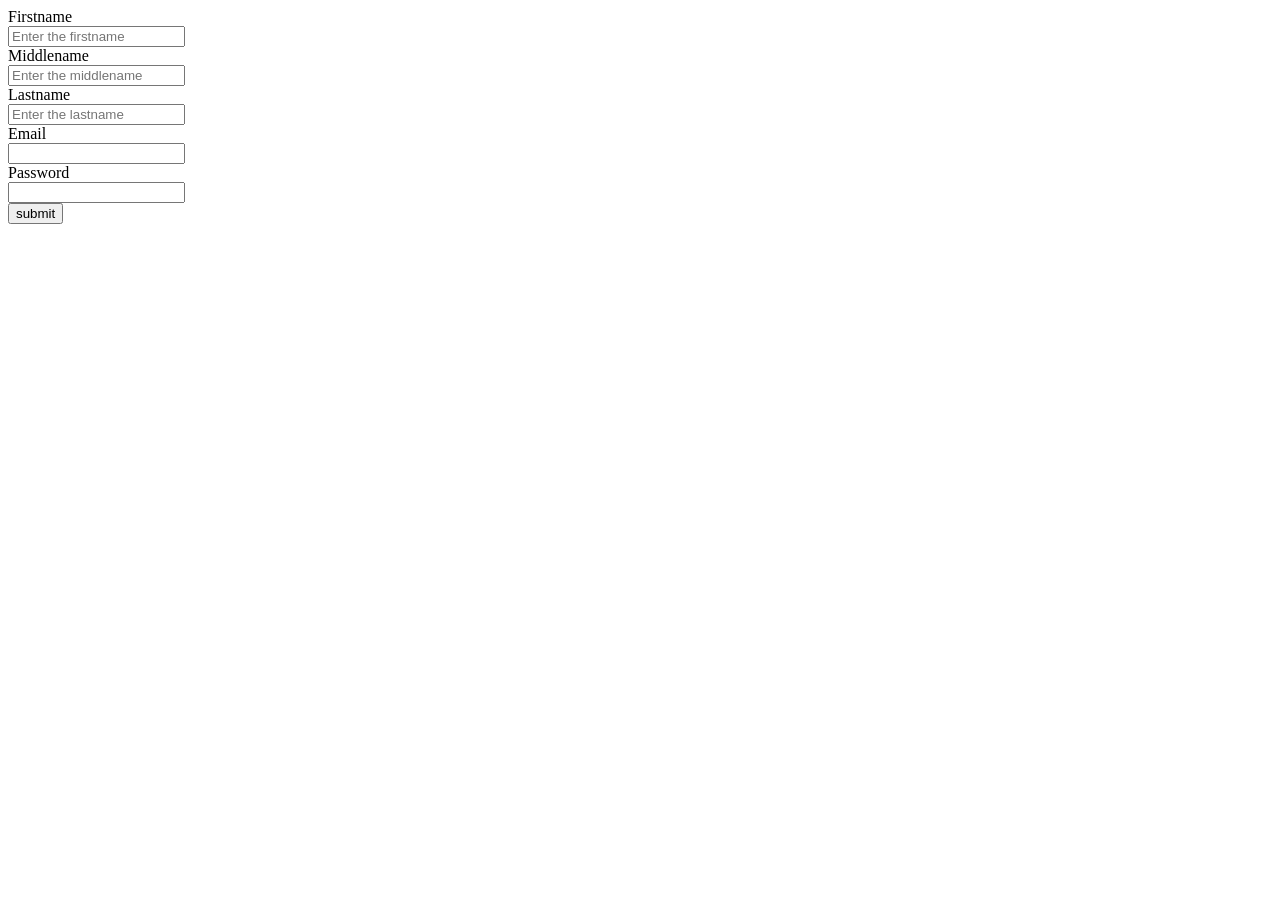
<file: HTML/index.html>
<!DOCTYPE html>
<html lang="en">
<head>
    <meta charset="UTF-8">
    <meta http-equiv="X-UA-Compatible" content="IE=edge">
    <meta name="viewport" content="width=, initial-scale=1.0">
    <title>Document</title>
</head>
<body>
    <form action="">
        <label for="firstname">Firstname</label><br>
        <input type="text" id="firstname" placeholder="Enter the firstname"><br>
        <label for="middlename">Middlename</label><br>
        <input type="text" id="middlename" placeholder="Enter the middlename"><br>
        <label for="lastname">Lastname</label><br>
        <input type="text" id="lastname" placeholder="Enter the lastname"><br>
        <label for="email">Email</label><br>
        <input type="email" name="" id="email"><br>
        <label for="password">Password</label><br>
        <input type="password" name="" id="password"><br>
        <input type="submit" value="submit">


    </form>
</body>
</html>
</file>
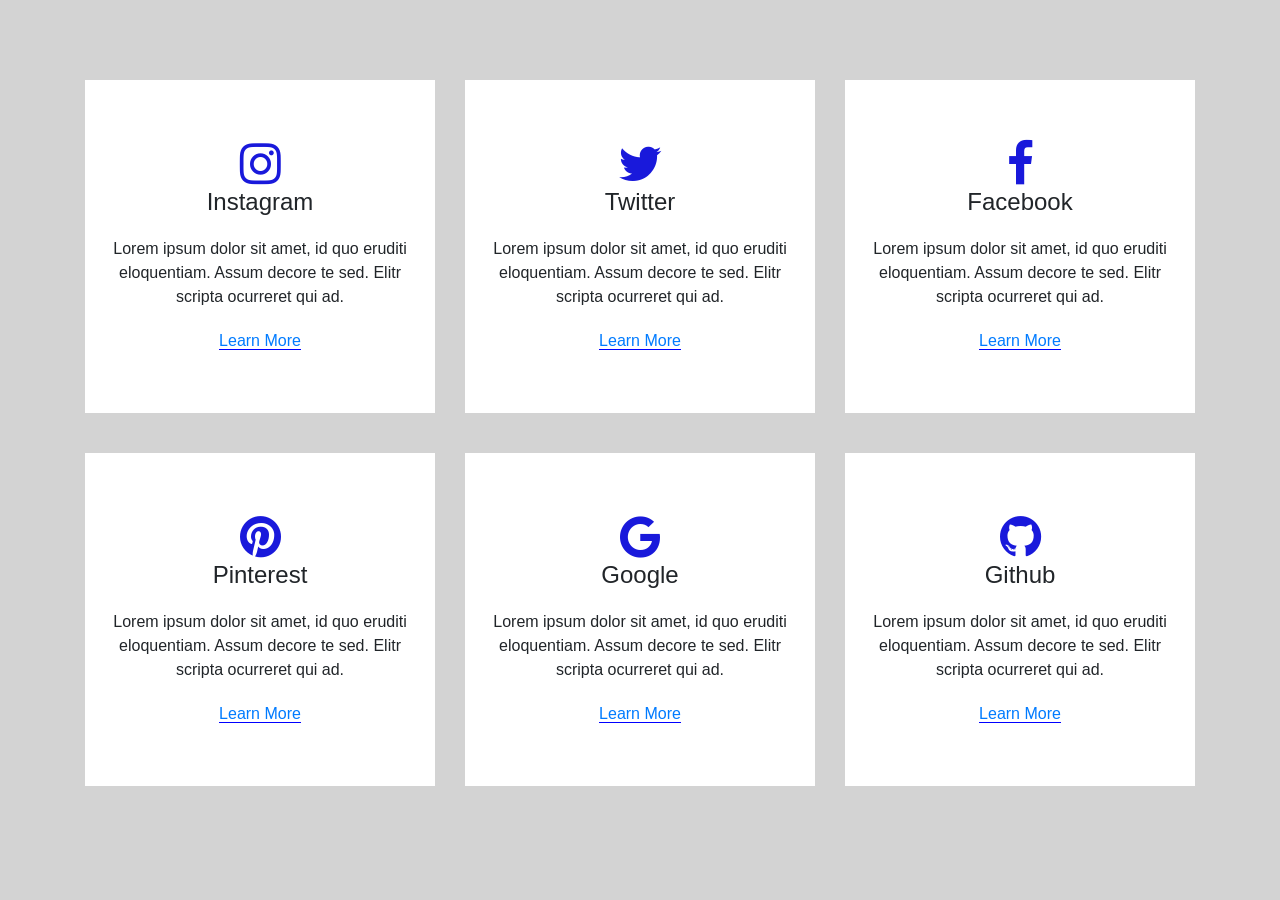
<file: html/day-16/index.html>
<!DOCTYPE html>
<html lang="en">
<head>
    <meta charset="UTF-8">
    <meta http-equiv="X-UA-Compatible" content="IE=edge">
    <meta name="viewport" content="width=device-width, initial-scale=1.0">
    <link rel="stylesheet" href="https://cdn.jsdelivr.net/npm/bootstrap@4.6.1/dist/css/bootstrap.min.css" integrity="sha384-zCbKRCUGaJDkqS1kPbPd7TveP5iyJE0EjAuZQTgFLD2ylzuqKfdKlfG/eSrtxUkn" crossorigin="anonymous">
    <link rel="stylesheet" href="https://cdnjs.cloudflare.com/ajax/libs/font-awesome/4.7.0/css/font-awesome.min.css" integrity="sha512-SfTiTlX6kk+qitfevl/7LibUOeJWlt9rbyDn92a1DqWOw9vWG2MFoays0sgObmWazO5BQPiFucnnEAjpAB+/Sw==" crossorigin="anonymous" referrerpolicy="no-referrer" />
    <link rel="stylesheet" href="index.css">
    <title>Document</title>
</head>
<body>
<div class="box">
    <div class="container">
        <div class="row">
            <div class="col-sm-4 col-md-4 col-lg-4">
           <div class="box-part text-center">
           <i class="fa fa-instagram fa-3x" ></i>
           <h4>Instagram</h4>
           <div class="text">
           <p>Lorem ipsum dolor sit amet, id quo eruditi eloquentiam. Assum decore te sed. Elitr scripta ocurreret qui ad.</p>
            </div>
            <a href="#">Learn More</a>
           </div>
           
        </div>
        <div class="col-sm-4 col-md-4 col-lg-4">
            <div class="box-part text-center">
            <i class="fa fa-twitter fa-3x" ></i>
            <h4>Twitter</h4>
            <div class="text">
            <p>Lorem ipsum dolor sit amet, id quo eruditi eloquentiam. Assum decore te sed. Elitr scripta ocurreret qui ad.</p>
             </div>
             <a href="#">Learn More</a>
            </div>
            
         </div>
         <div class="col-sm-4 col-md-4 col-lg-4">
            <div class="box-part text-center">
            <i class="fa fa-facebook fa-3x" ></i>
            <h4>Facebook</h4>
            <div class="text">
            <p>Lorem ipsum dolor sit amet, id quo eruditi eloquentiam. Assum decore te sed. Elitr scripta ocurreret qui ad.</p>
             </div>
             <a href="#">Learn More</a>
            </div>
            
         </div>
        </div>
        <div class="row">
            <div class="col-sm-4 col-md-4 col-lg-4">
           <div class="box-part text-center">
           <i class="fa fa-pinterest fa-3x" ></i>
           <h4>Pinterest</h4>
           <div class="text">
           <p>Lorem ipsum dolor sit amet, id quo eruditi eloquentiam. Assum decore te sed. Elitr scripta ocurreret qui ad.</p>
            </div>
            <a href="#">Learn More</a>
           </div>
           
        </div>
        <div class="col-sm-4 col-md-4 col-lg-4">
            <div class="box-part text-center">
            <i class="fa fa-google fa-3x" ></i>
            <h4>Google</h4>
            <div class="text">
            <p>Lorem ipsum dolor sit amet, id quo eruditi eloquentiam. Assum decore te sed. Elitr scripta ocurreret qui ad.</p>
             </div>
             <a href="#">Learn More</a>
            </div>
            
         </div>
         <div class="col-sm-4 col-md-4 col-lg-4">
            <div class="box-part text-center">
            <i class="fa fa-github fa-3x" ></i>
            <h4>Github</h4>
            <div class="text">
            <p>Lorem ipsum dolor sit amet, id quo eruditi eloquentiam. Assum decore te sed. Elitr scripta ocurreret qui ad.</p>
             </div>
             <a href="#">Learn More</a>
            </div>
            
         </div>
        </div>
    </div>
</div>
    
</body>
</html>
</file>
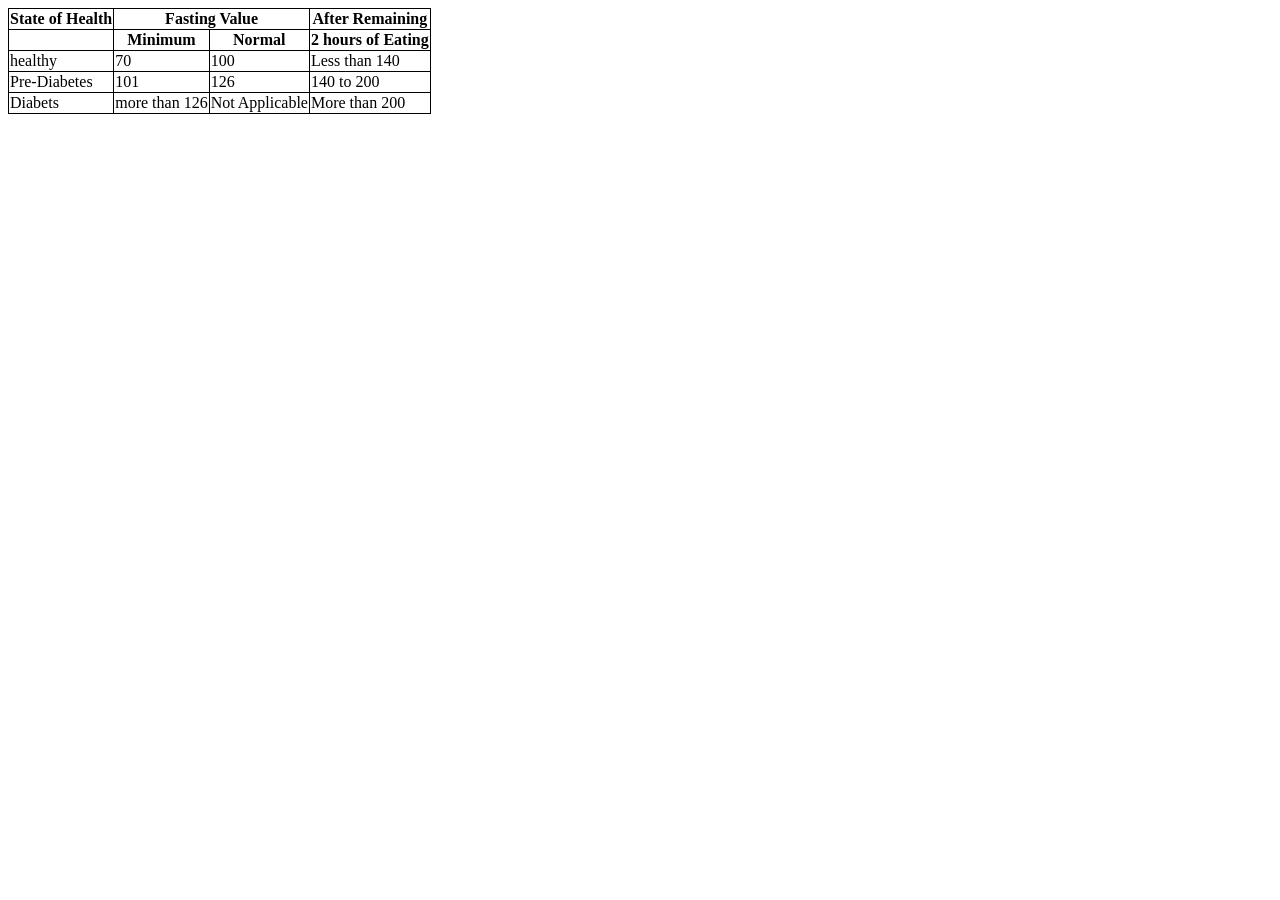
<file: HTML/index12.html>
<!DOCTYPE html>
<html lang="en">
<head>
    <meta charset="UTF-8">
    <meta http-equiv="X-UA-Compatible" content="IE=edge">
    <meta name="viewport" content="width=device-width, initial-scale=1.0">
    <title>Document</title>
    <style>
       table,tr,td,th{
            border: 1px solid black;
            border-collapse: collapse;
        }
    </style>
</head>
<body>
    <table>
        <thead>
            <tr>
                <th>State of Health</th>
                <th colspan="2">Fasting Value</th>
                <th>After Remaining</th>
                
            </tr>
        </thead>
        <tr>
            <td></td>
            <th>Minimum</th>
            <th>Normal</th>
            <th>2 hours of Eating</th>
        </tr>
        <tr>
            <td>healthy</td>
            <td>70</td>
            <td>100</td>
            <td>Less than 140</td>
        </tr>
        <tr>
            <td>Pre-Diabetes</td>
            <td>101</td>
            <td>126</td>
            <td>140 to 200</td>
        </tr>
        <tr>
            <td>Diabets</td>
            <td>more than 126</td>
            <td>Not Applicable</td>
            <td>More than 200</td>
        </tr>
    </table>
        
</body>
</html>
</file>
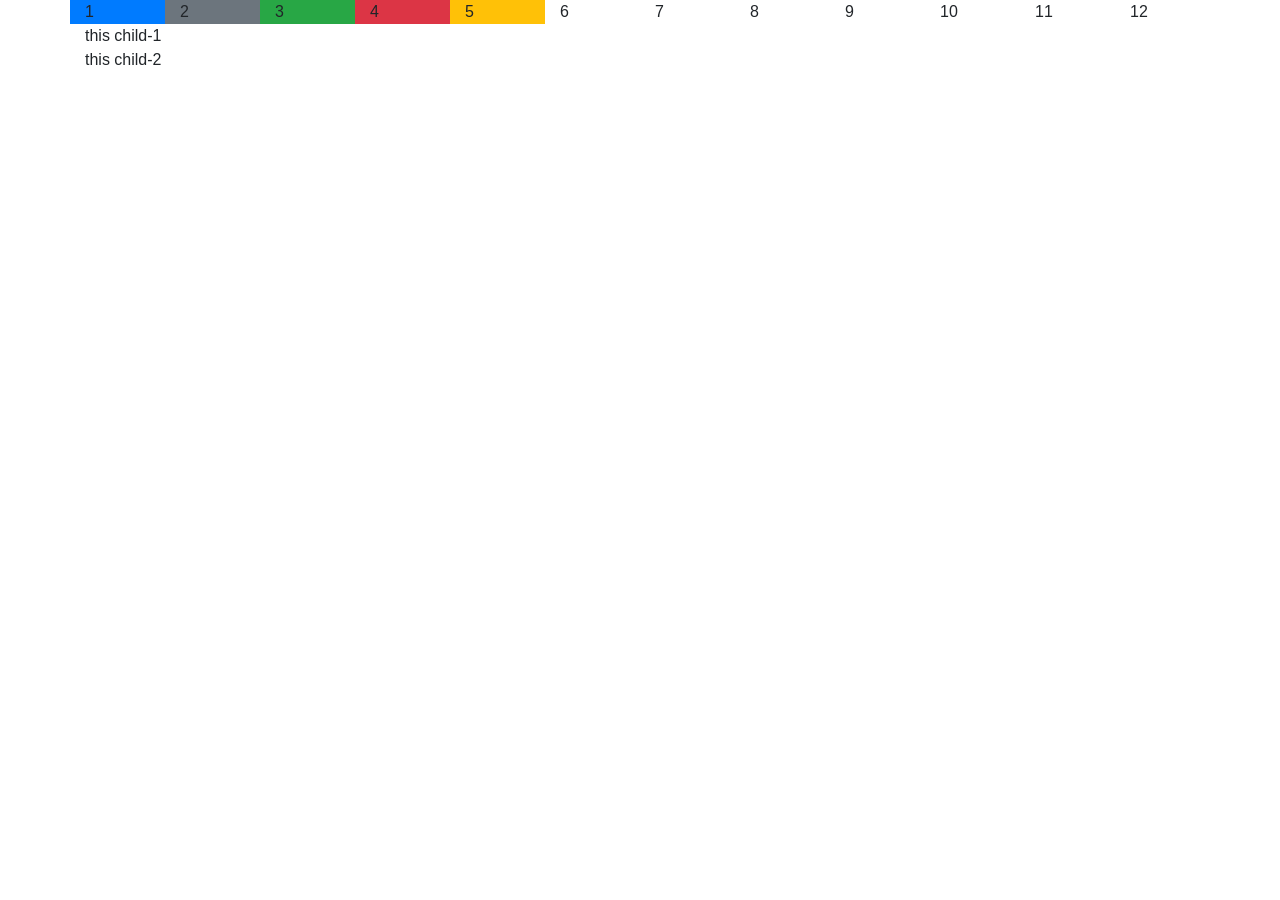
<file: html/relative.html>
<!DOCTYPE html>
<html lang="en">
<head>
    <meta charset="UTF-8">
    <meta http-equiv="X-UA-Compatible" content="IE=edge">
    <meta name="viewport" content="width=device-width, initial-scale=1.0">
    <title>Document</title>
    <link rel="stylesheet" href="https://cdn.jsdelivr.net/npm/bootstrap@4.6.1/dist/css/bootstrap.min.css" integrity="sha384-zCbKRCUGaJDkqS1kPbPd7TveP5iyJE0EjAuZQTgFLD2ylzuqKfdKlfG/eSrtxUkn" crossorigin="anonymous">

    <style>
        .parent{
            background-color: green;
            position: relative;

        }
        .child-1{
            
        }
    </style>
</head>
<body>
    <div class="container">
        <div class="row">
            <div class="col-1 bg-primary">1</div>
            <div class="col-1 bg-secondary">2</div>
            <div class="col-1 bg-success">3</div>
            <div class="col-1 bg-danger">4</div>
            <div class="col-1 bg-warning">5</div>
            <div class="col-1 bg-white">6</div>
            <div class="col-1">7</div>
            <div class="col-1">8</div>
            <div class="col-1">9</div>
            <div class="col-1">10</div>
            <div class="col-1">11</div>
            <div class="col-1">12</div>
        </div>
    </div>
    <div class="container">
        <div class="child-1">this child-1</div>
        <div class="child-2">this child-2</div>
    </div>
    
</body>
</html>
</file>
<file: html/day-16/index.css>
body{
    background-color: lightgray;
}
.fa{
    color: rgb(25, 25, 219);
}
a{
    border-bottom: 1px solid blue;
}
.box-part{
    background-color: white;
    margin: 20px 0px;
    padding: 60px 10px;

}
.text{
    margin: 20px 0px;
}
.box{
    padding: 60px 0px;
}
</file>
